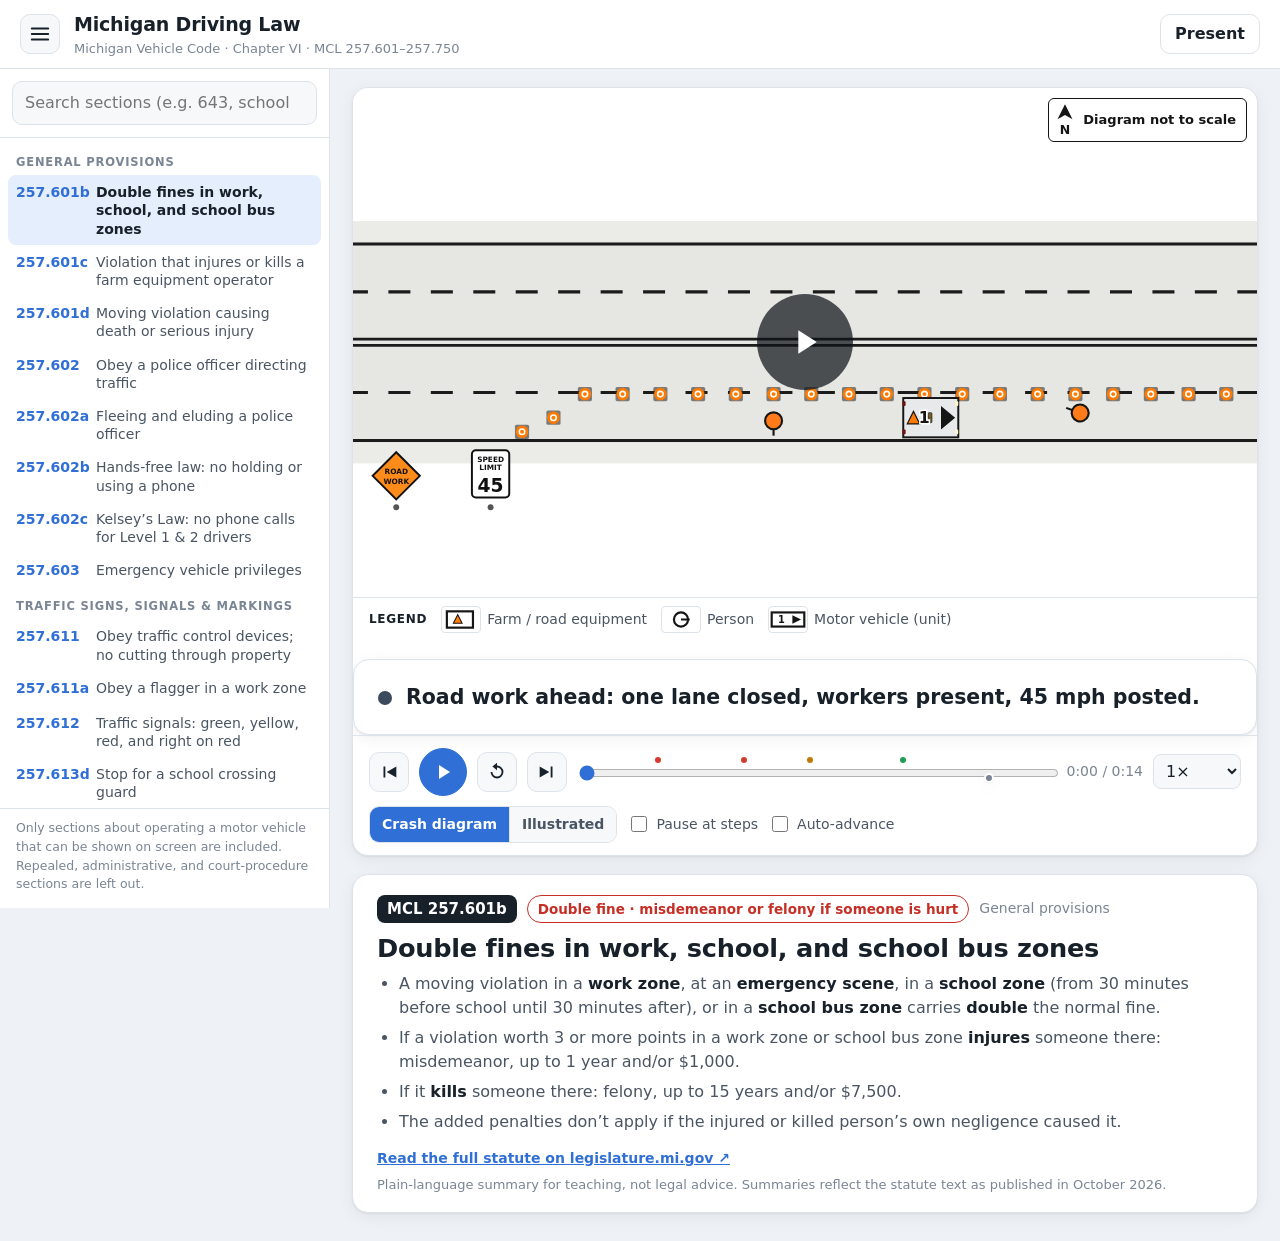
<file: index.html>
<!doctype html>
<html lang="en">
<head>
  <meta charset="utf-8">
  <meta name="viewport" content="width=device-width, initial-scale=1">
  <title>Michigan Driving Law</title>
  <meta name="description" content="Animated walkthrough of the Michigan Vehicle Code, Chapter VI (MCL 257.601 to 257.750), for classroom use.">
  <link rel="stylesheet" href="css/app.css?v=3">
</head>
<body>
  <header class="top">
    <button class="icon-btn nav-toggle" id="navToggle" aria-label="Show section list" aria-expanded="false">
      <svg viewBox="0 0 24 24" width="22" height="22" aria-hidden="true"><path d="M3 6h18M3 12h18M3 18h18" stroke="currentColor" stroke-width="2" stroke-linecap="round"/></svg>
    </button>
    <div class="brand">
      <div class="brand-title">Michigan Driving Law</div>
      <div class="brand-sub">Michigan Vehicle Code · Chapter VI · MCL 257.601–257.750</div>
    </div>
    <div class="top-actions">
      <button class="btn ghost" id="presentBtn" title="Presentation mode (F)">Present</button>
    </div>
  </header>

  <div class="layout">
    <aside class="nav" id="nav" aria-label="Sections">
      <div class="nav-search">
        <input id="search" type="search" placeholder="Search sections (e.g. 643, school bus)" autocomplete="off">
      </div>
      <div class="nav-list" id="navList"></div>
      <p class="nav-foot">Only sections about operating a motor vehicle that can be shown on screen are included. Repealed, administrative, and court-procedure sections are left out.</p>
    </aside>

    <main class="main" id="main">
      <div class="stage-card">
        <div class="stage-wrap">
          <svg id="stage" role="img" aria-label="Animated traffic scene"></svg>
          <div class="diag-badge" id="diagBadge" hidden>
            <svg viewBox="0 0 24 40" width="20" height="34" aria-hidden="true"><polygon points="12,1 21,19 12,14 3,19" fill="#151515"/><text x="12" y="37" text-anchor="middle" font-size="15" font-weight="800" fill="#151515" font-family="system-ui,Segoe UI,Arial">N</text></svg>
            <span>Diagram not to scale</span>
          </div>
          <button class="big-play" id="bigPlay" aria-label="Play">
            <svg viewBox="0 0 24 24" width="40" height="40" aria-hidden="true"><path d="M8 5v14l11-7z" fill="currentColor"/></svg>
          </button>
        </div>
        <div class="legend" id="legend" hidden></div>
        <div class="caption" id="caption" aria-live="polite"><span class="cap-dot"></span><span class="cap-text"></span></div>
        <div class="controls">
          <button class="icon-btn" id="prevSec" title="Previous section (←)" aria-label="Previous section">
            <svg viewBox="0 0 24 24" width="22" height="22" aria-hidden="true"><path d="M6 6h2v12H6zM20 6v12L9.5 12z" fill="currentColor"/></svg>
          </button>
          <button class="icon-btn primary" id="play" title="Play / pause (Space)" aria-label="Play">
            <svg class="i-play" viewBox="0 0 24 24" width="24" height="24" aria-hidden="true"><path d="M8 5v14l11-7z" fill="currentColor"/></svg>
            <svg class="i-pause" viewBox="0 0 24 24" width="24" height="24" aria-hidden="true"><path d="M6 5h4v14H6zM14 5h4v14h-4z" fill="currentColor"/></svg>
          </button>
          <button class="icon-btn" id="restart" title="Restart (R)" aria-label="Restart">
            <svg viewBox="0 0 24 24" width="22" height="22" aria-hidden="true"><path d="M12 5V2L7 6l5 4V7a5 5 0 1 1-5 5H5a7 7 0 1 0 7-7z" fill="currentColor"/></svg>
          </button>
          <button class="icon-btn" id="nextSec" title="Next section (→)" aria-label="Next section">
            <svg viewBox="0 0 24 24" width="22" height="22" aria-hidden="true"><path d="M16 6h2v12h-2zM4 6v12l10.5-6z" fill="currentColor"/></svg>
          </button>
          <div class="scrub">
            <div class="ticks" id="ticks"></div>
            <input id="scrub" type="range" min="0" max="10" step="0.01" value="0" aria-label="Scene time">
          </div>
          <span class="time" id="time">0:00</span>
          <select id="speed" aria-label="Playback speed" title="Playback speed">
            <option value="0.5">0.5×</option>
            <option value="0.75">0.75×</option>
            <option value="1" selected>1×</option>
            <option value="1.5">1.5×</option>
          </select>
          <div class="seg" role="group" aria-label="Drawing style">
            <button type="button" id="viewDiagram" aria-pressed="true" title="Draw road scenes like a UD-10 crash diagram">Crash diagram</button>
            <button type="button" id="viewArt" aria-pressed="false" title="Draw road scenes as color illustrations">Illustrated</button>
          </div>
          <label class="toggle" title="Pause at each new caption so you can discuss it">
            <input type="checkbox" id="stepMode"> <span>Pause at steps</span>
          </label>
          <label class="toggle" title="Go to the next section when this one ends">
            <input type="checkbox" id="autoNext"> <span>Auto-advance</span>
          </label>
        </div>
      </div>

      <section class="info" id="info">
        <div class="info-head">
          <span class="sec-badge" id="secBadge">MCL 257.601</span>
          <span class="chip" id="penalty"></span>
          <span class="div-name" id="divName"></span>
        </div>
        <h1 id="secTitle"></h1>
        <ul class="rules" id="rules"></ul>
        <p class="src">
          <a id="srcLink" href="#" target="_blank" rel="noopener">Read the full statute on legislature.mi.gov ↗</a>
          <span class="disclaimer">Plain-language summary for teaching, not legal advice. Summaries reflect the statute text as published in October 2026.</span>
        </p>
      </section>
    </main>
  </div>

  <script src="js/engine.js?v=3"></script>
  <script src="js/kit.js?v=3"></script>
  <script src="js/scenes/general.js?v=3"></script>
  <script src="js/scenes/signals.js?v=3"></script>
  <script src="js/scenes/accidents.js?v=3"></script>
  <script src="js/scenes/owi.js?v=3"></script>
  <script src="js/scenes/speed.js?v=3"></script>
  <script src="js/scenes/lanes.js?v=3"></script>
  <script src="js/scenes/rightofway.js?v=3"></script>
  <script src="js/scenes/motorcycles.js?v=3"></script>
  <script src="js/scenes/stops.js?v=3"></script>
  <script src="js/scenes/parking.js?v=3"></script>
  <script src="js/scenes/misc.js?v=3"></script>
  <script src="js/scenes/equipment.js?v=3"></script>
  <script src="js/scenes/size.js?v=3"></script>
  <script src="js/app.js?v=3"></script>
</body>
</html>
</file>
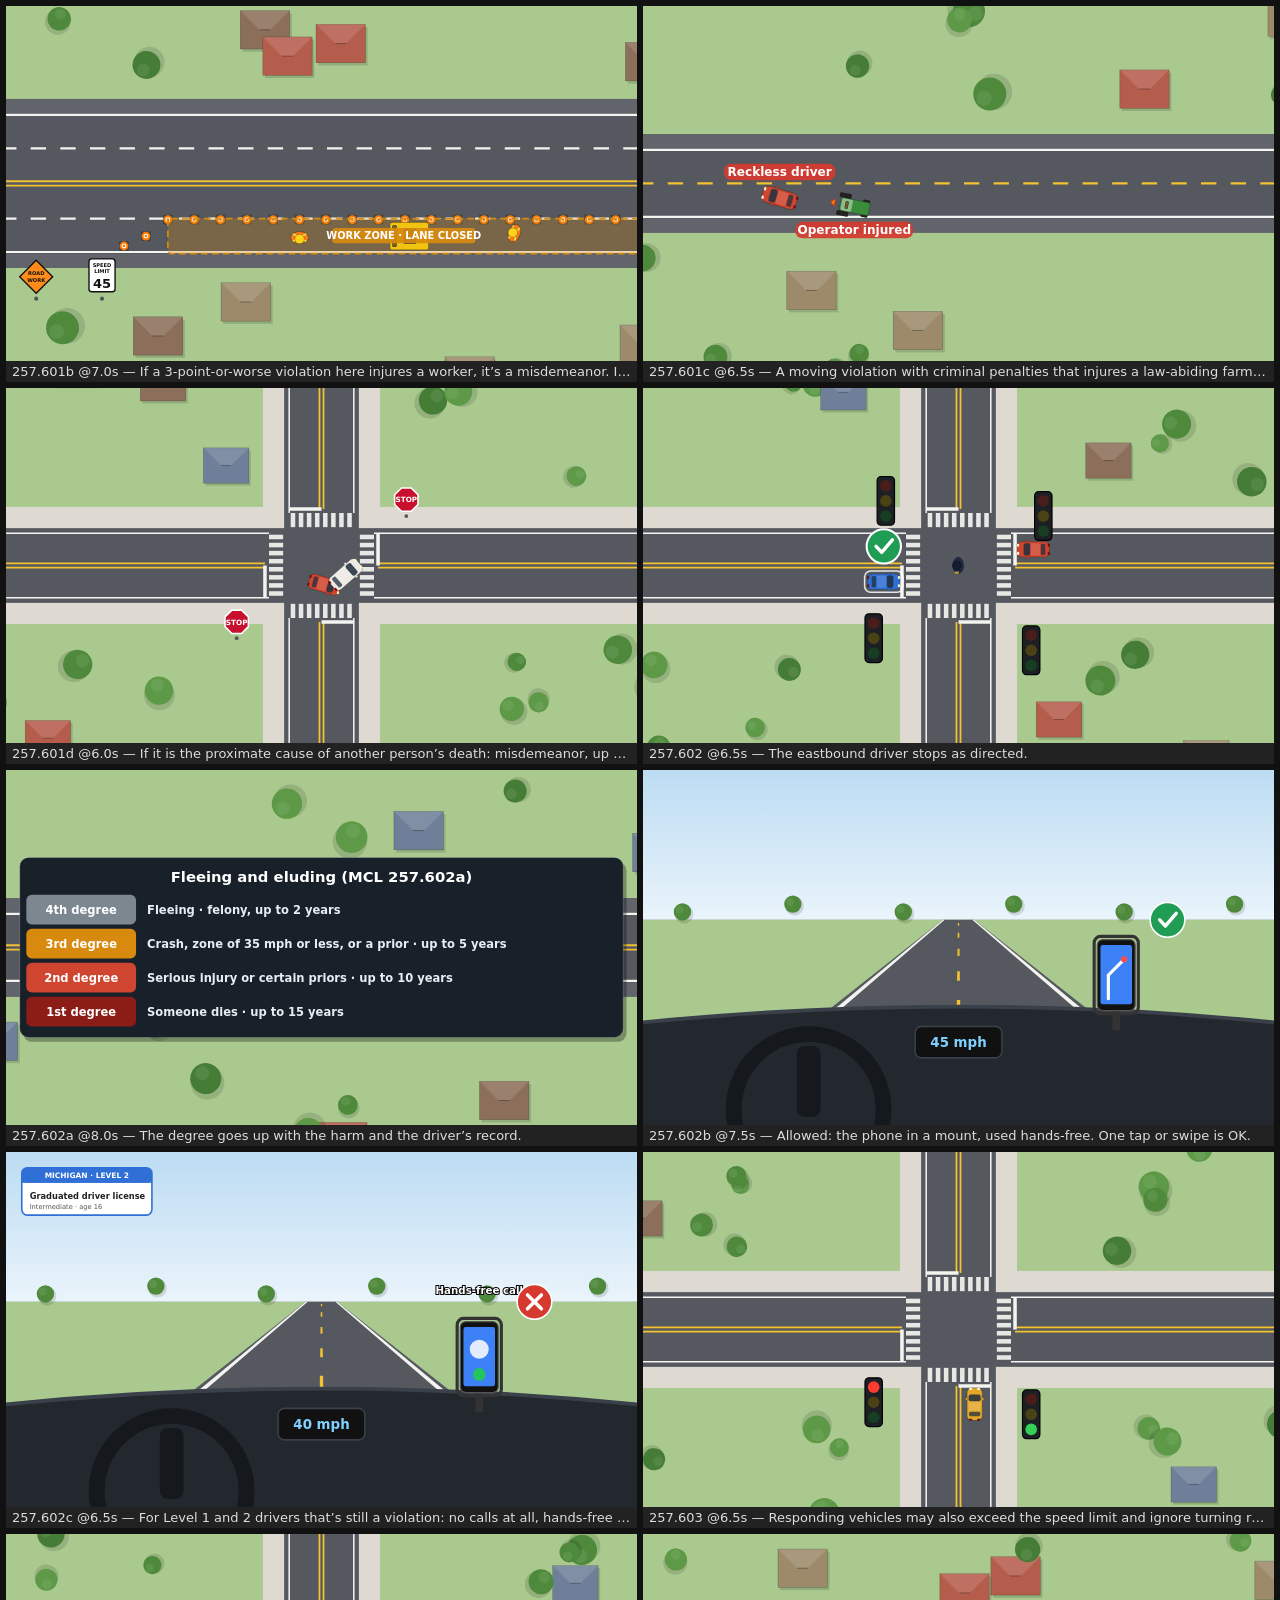
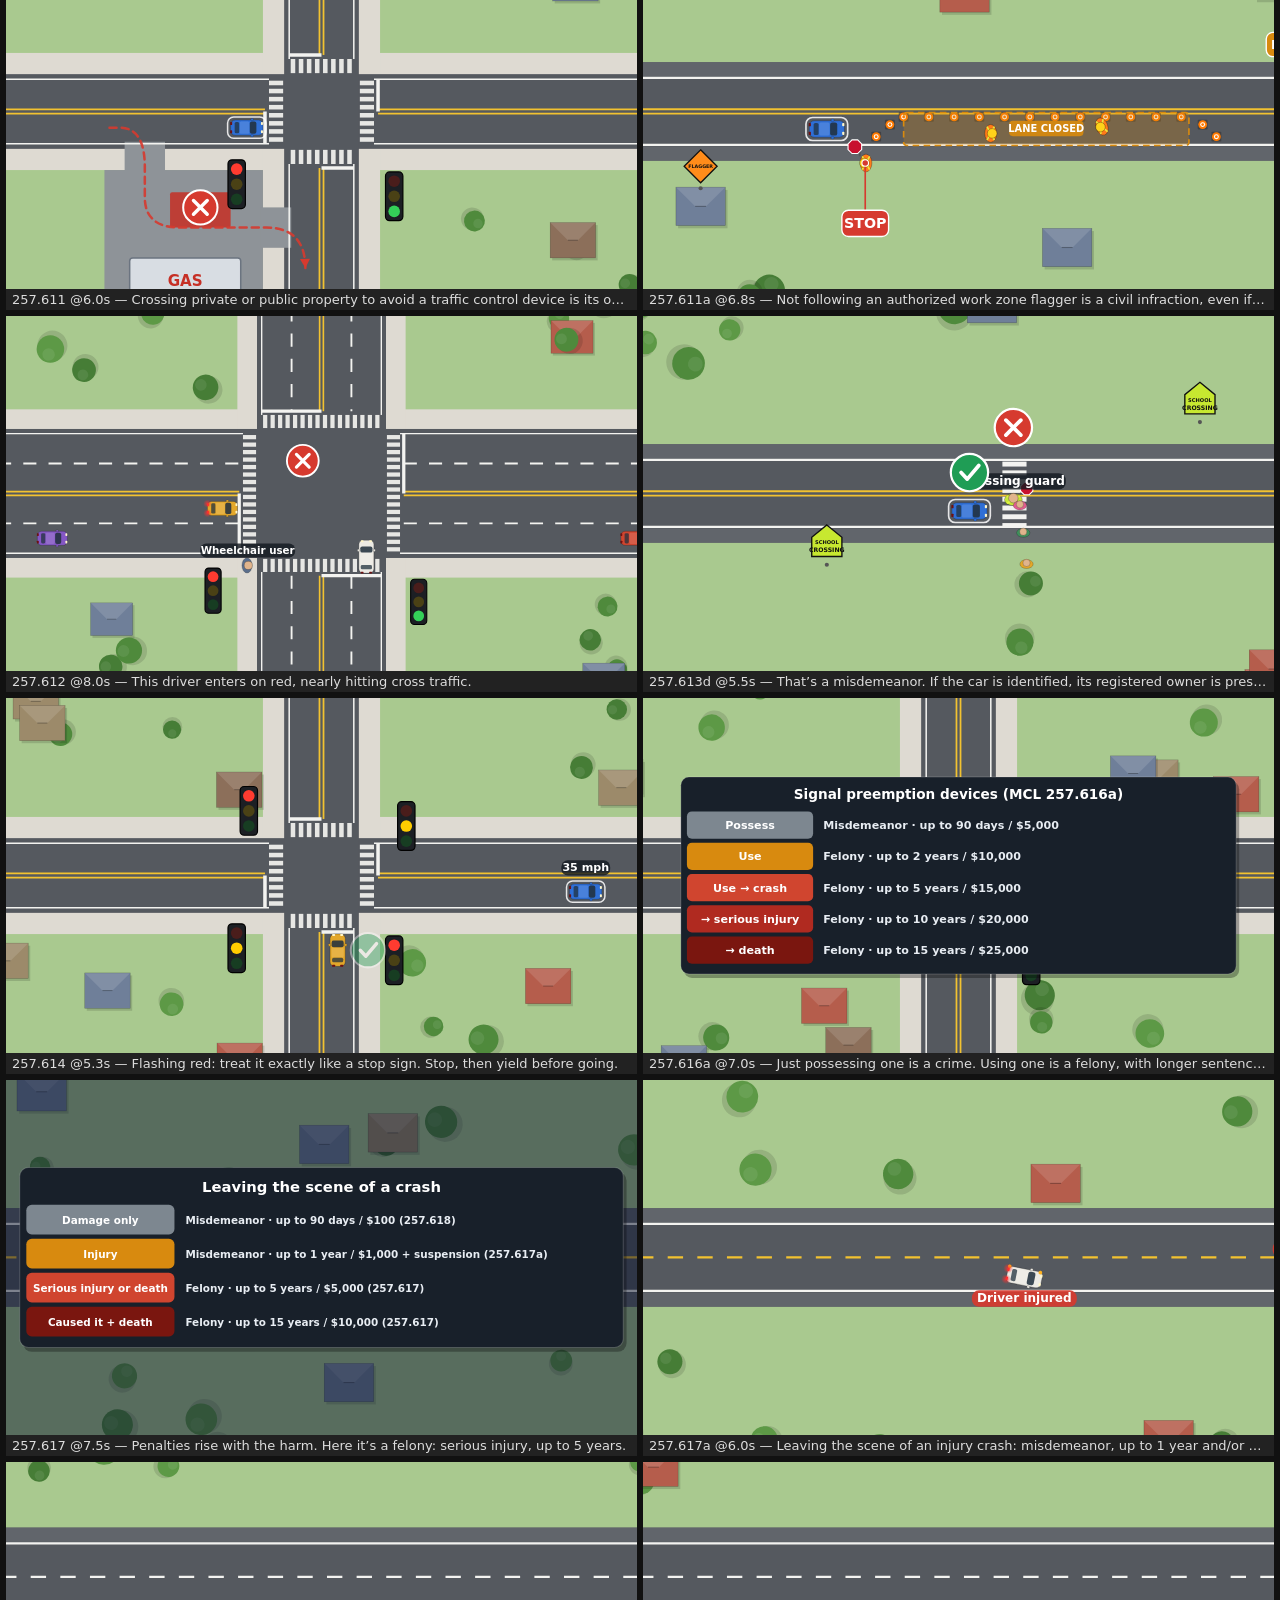
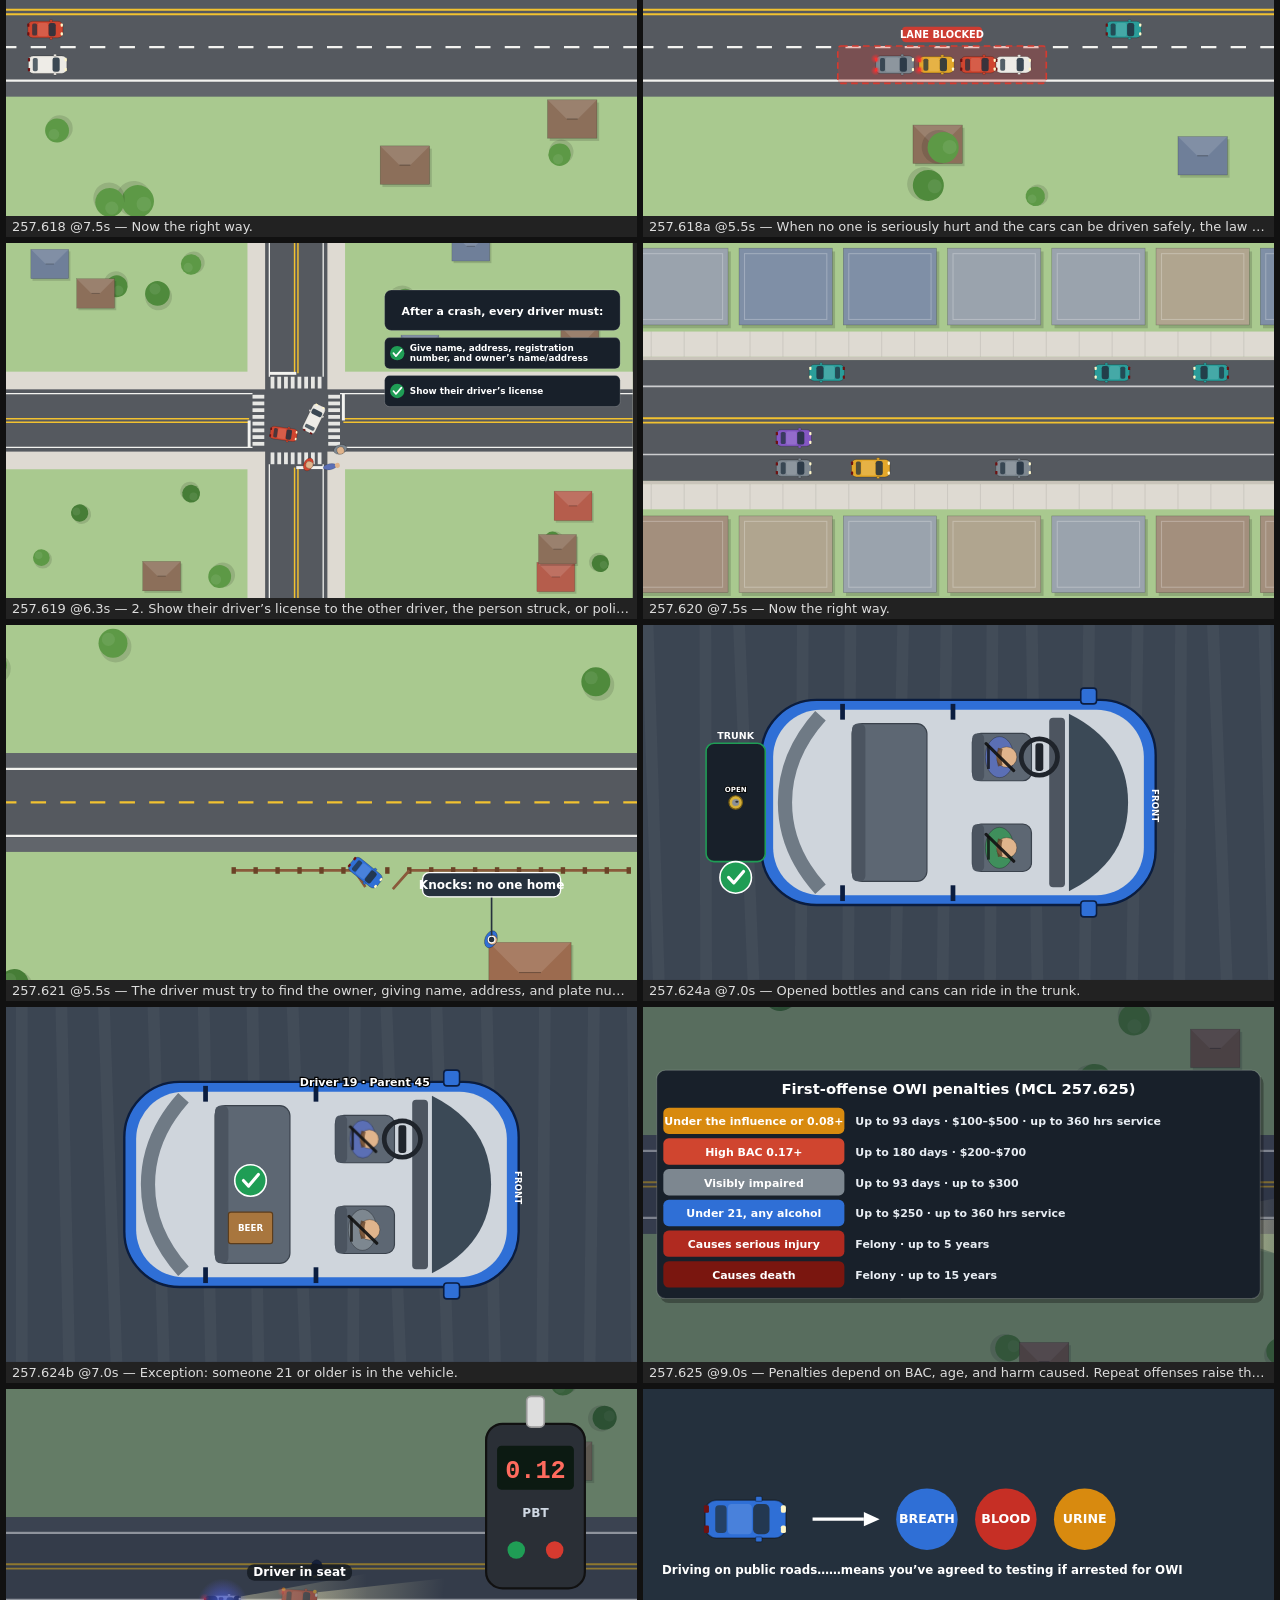
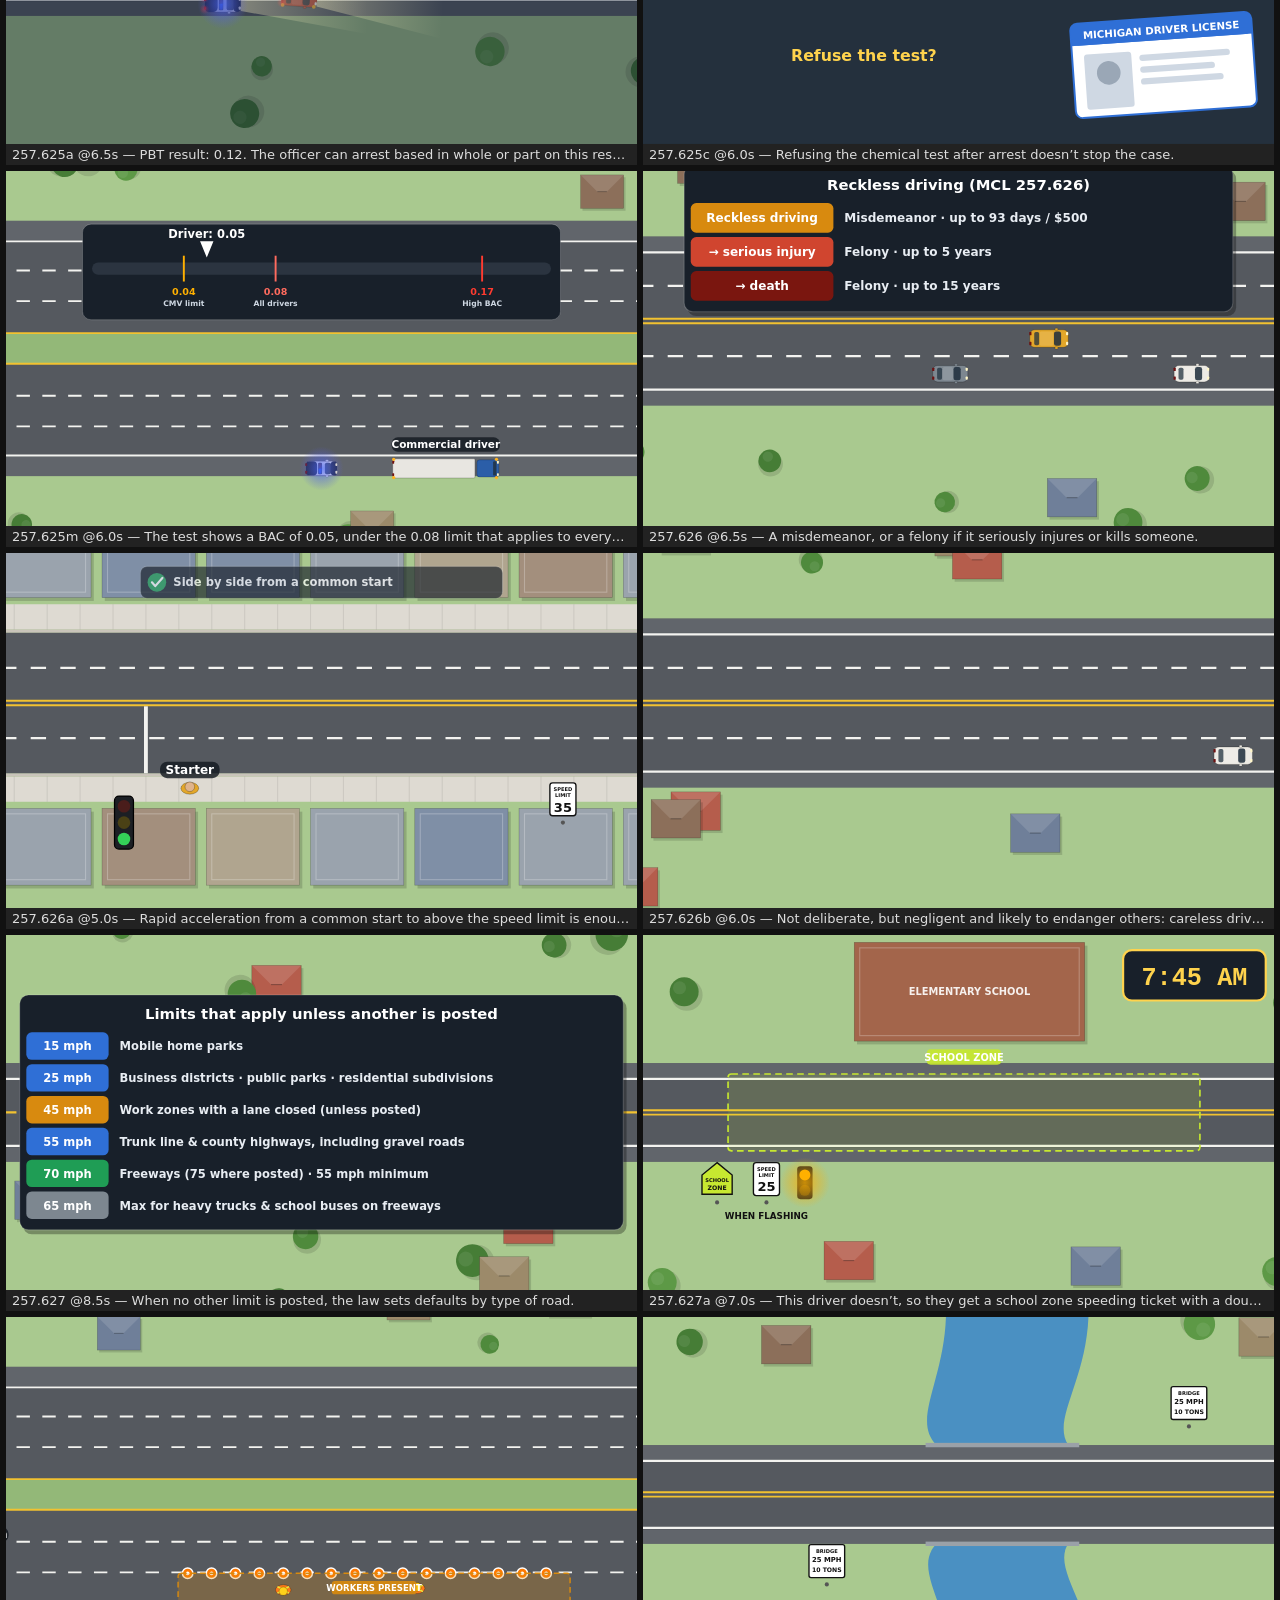
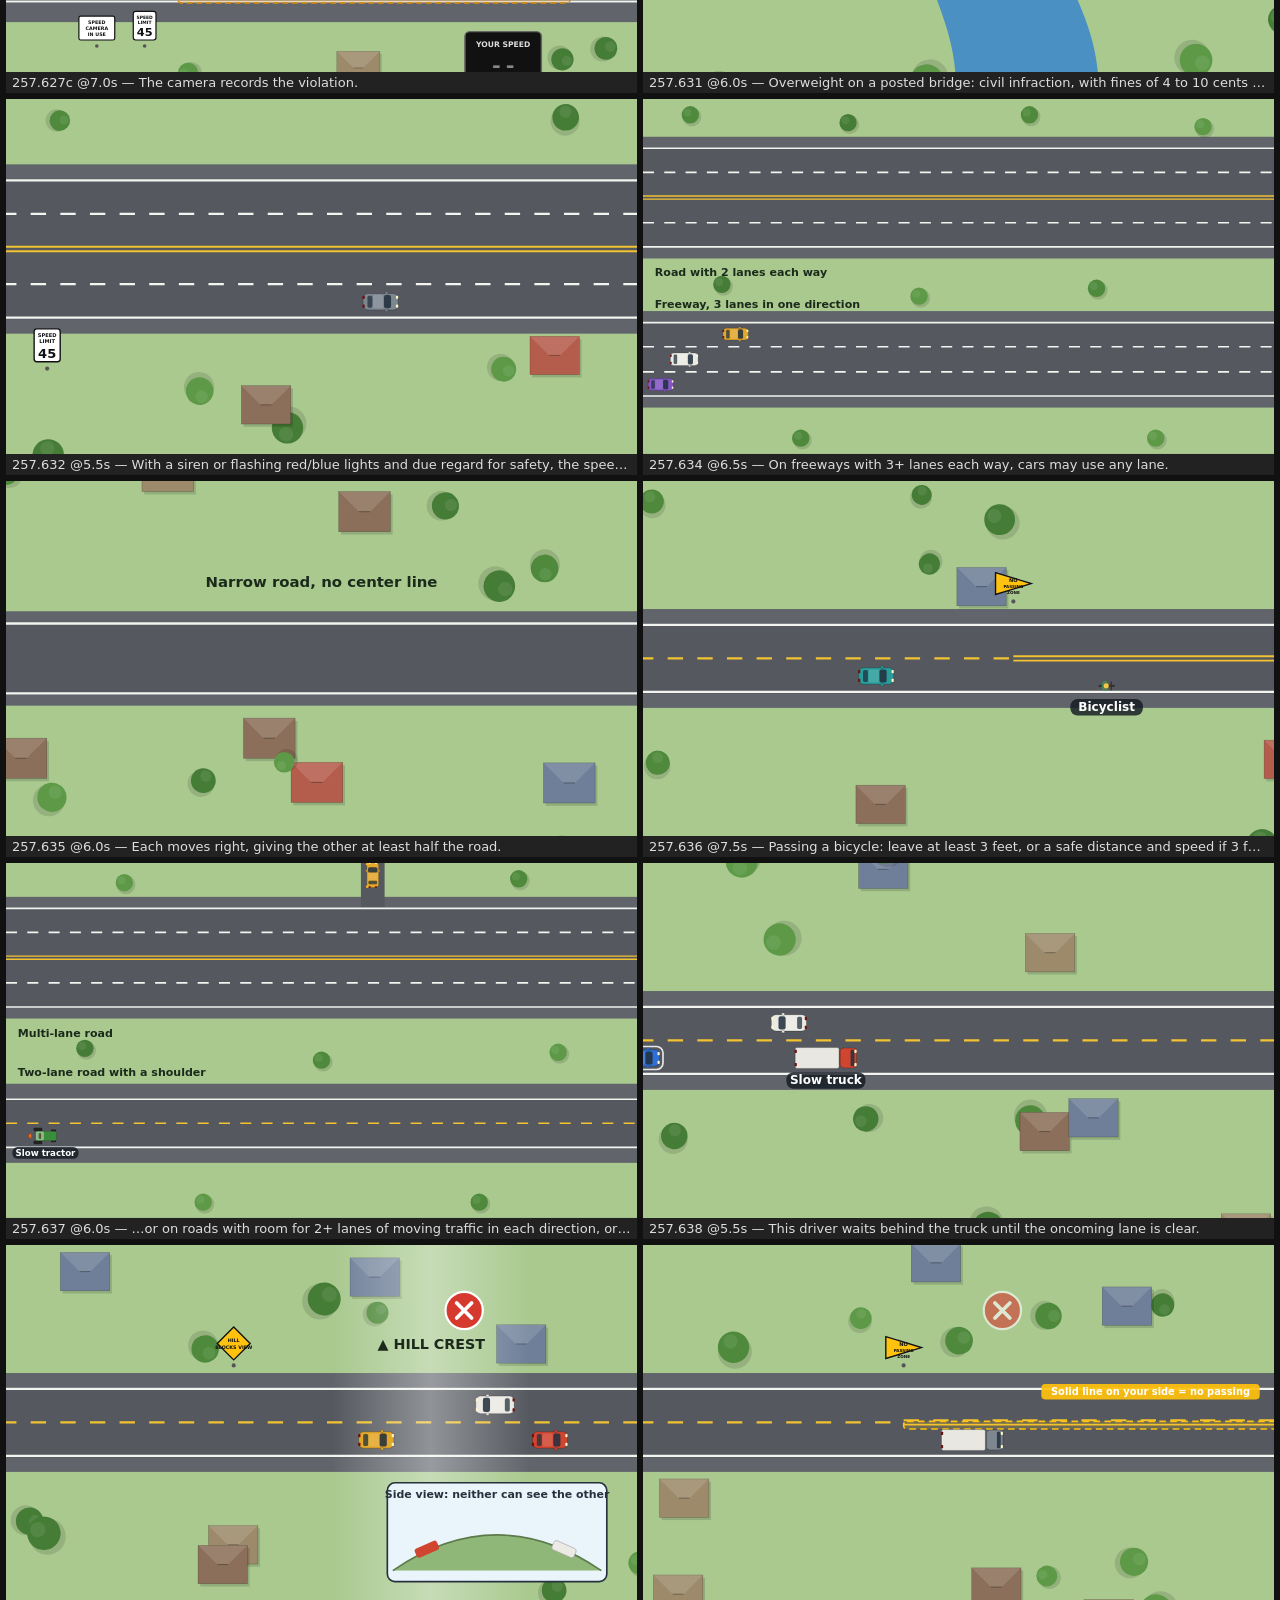
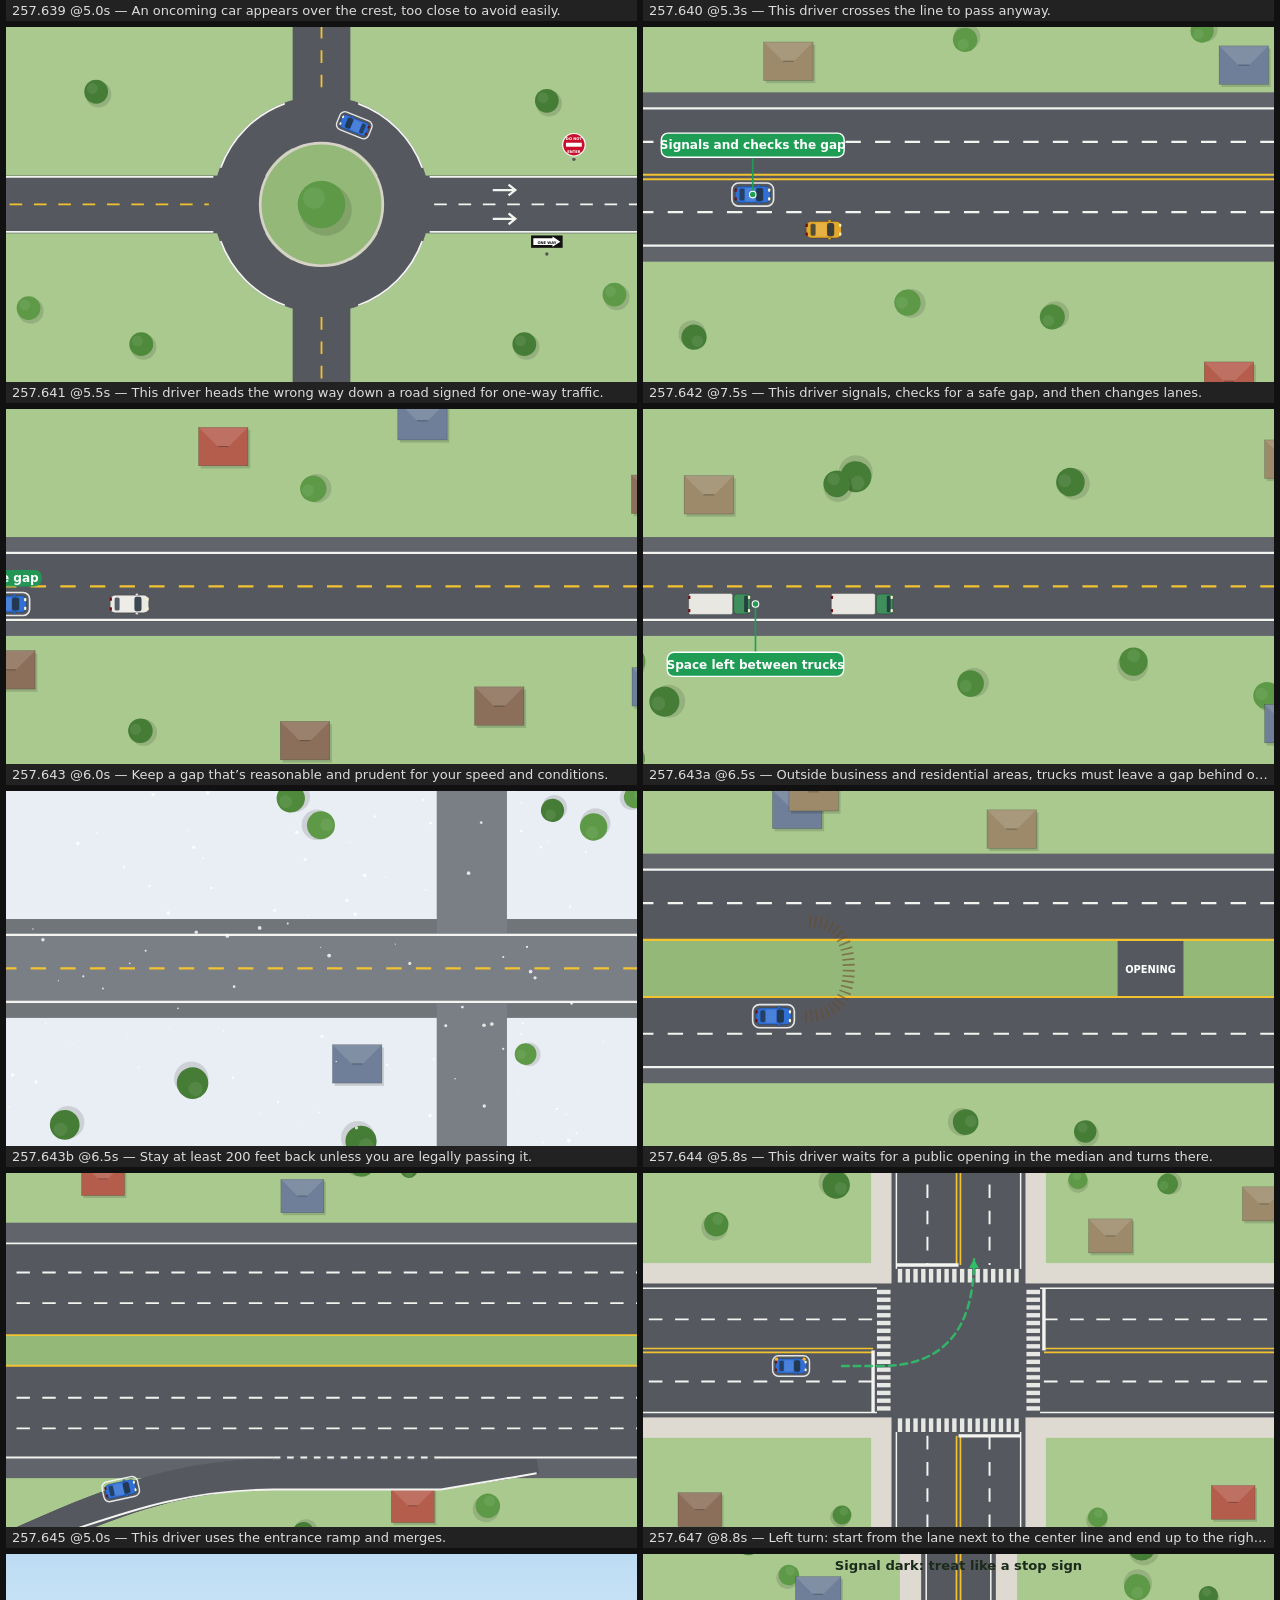
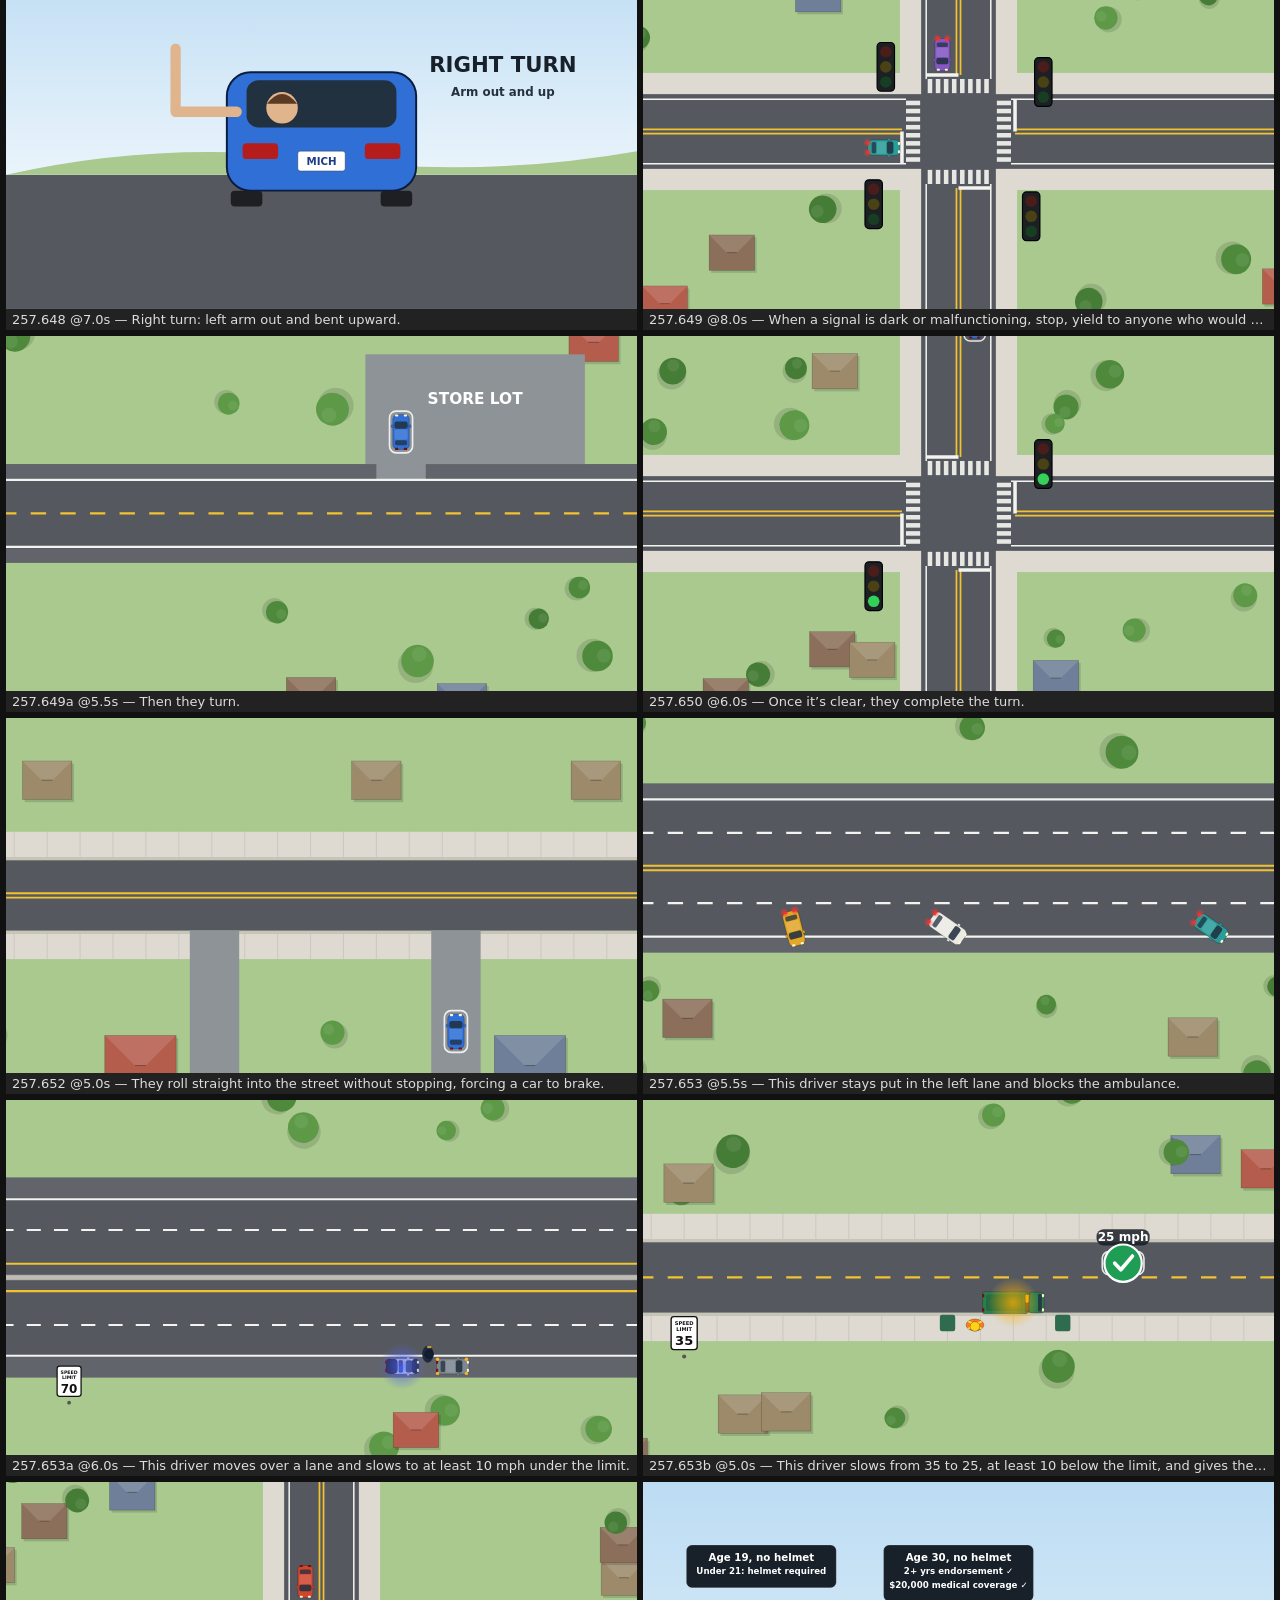
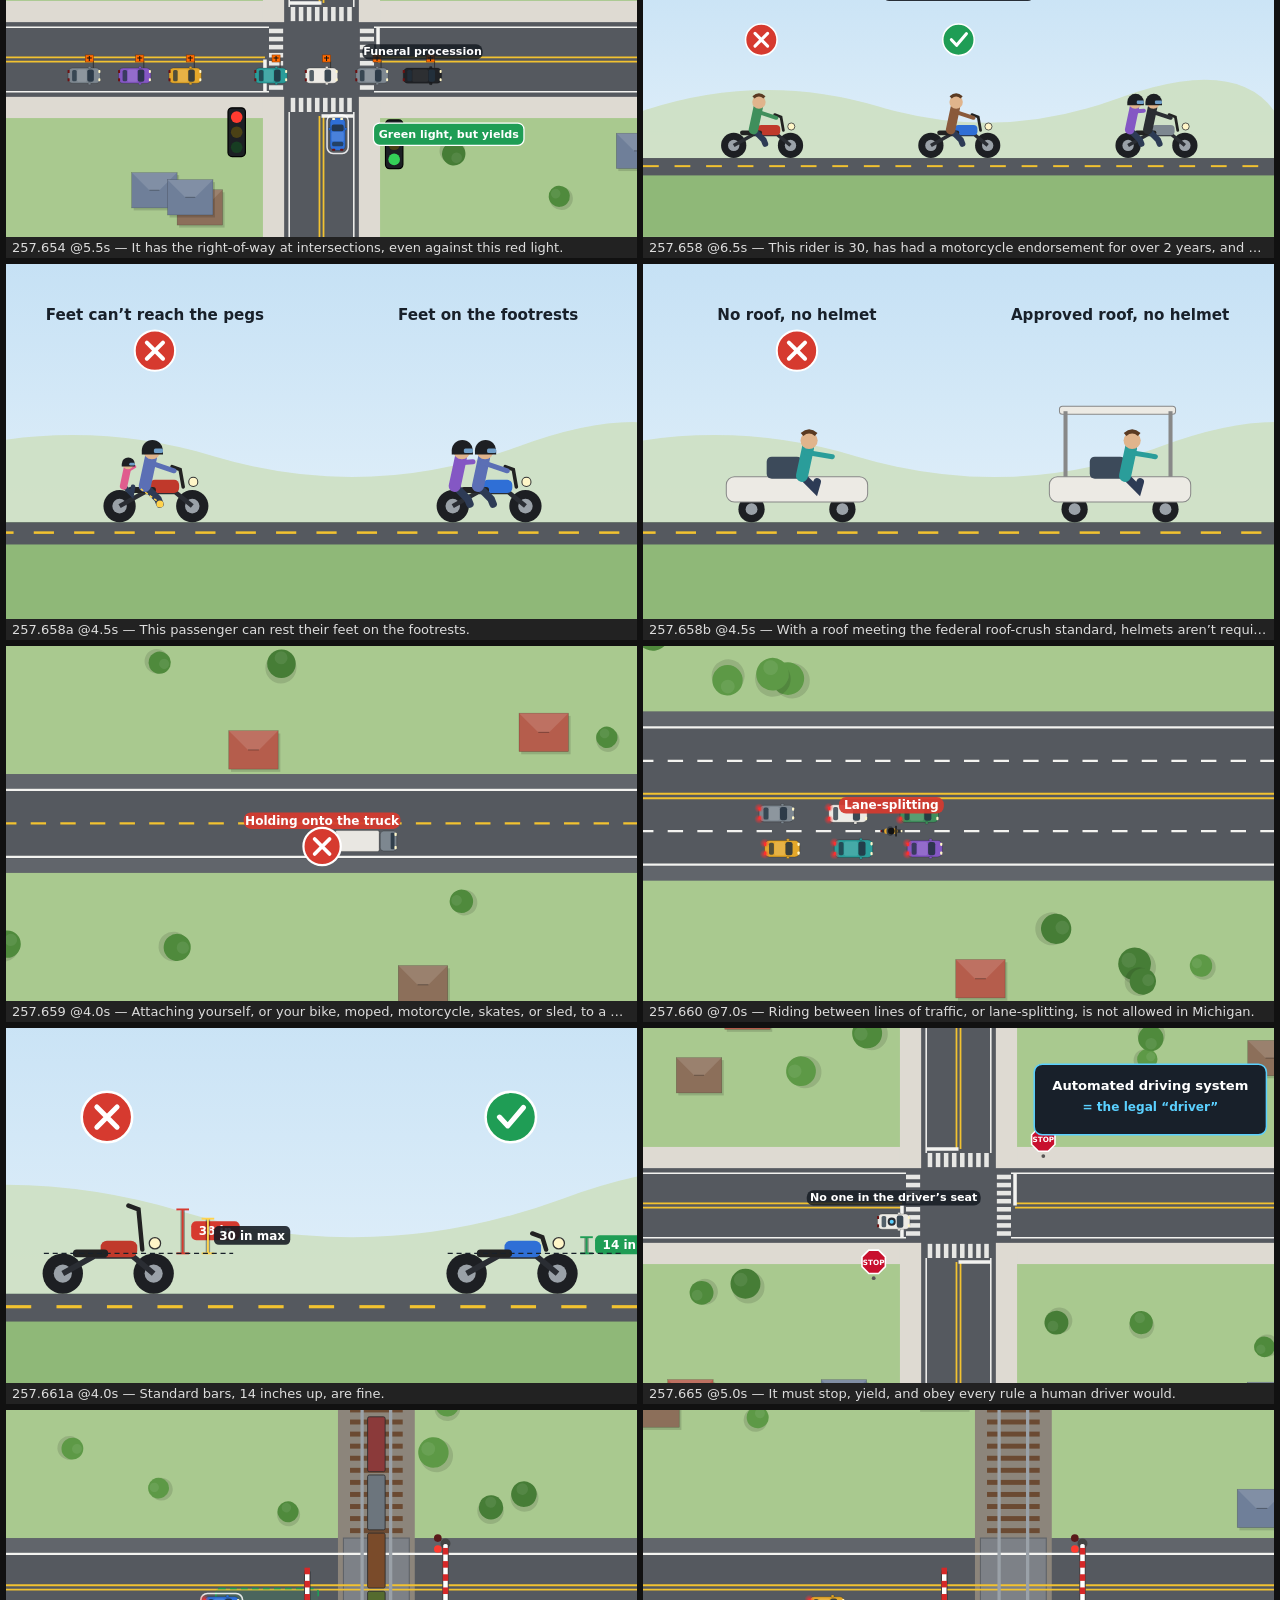
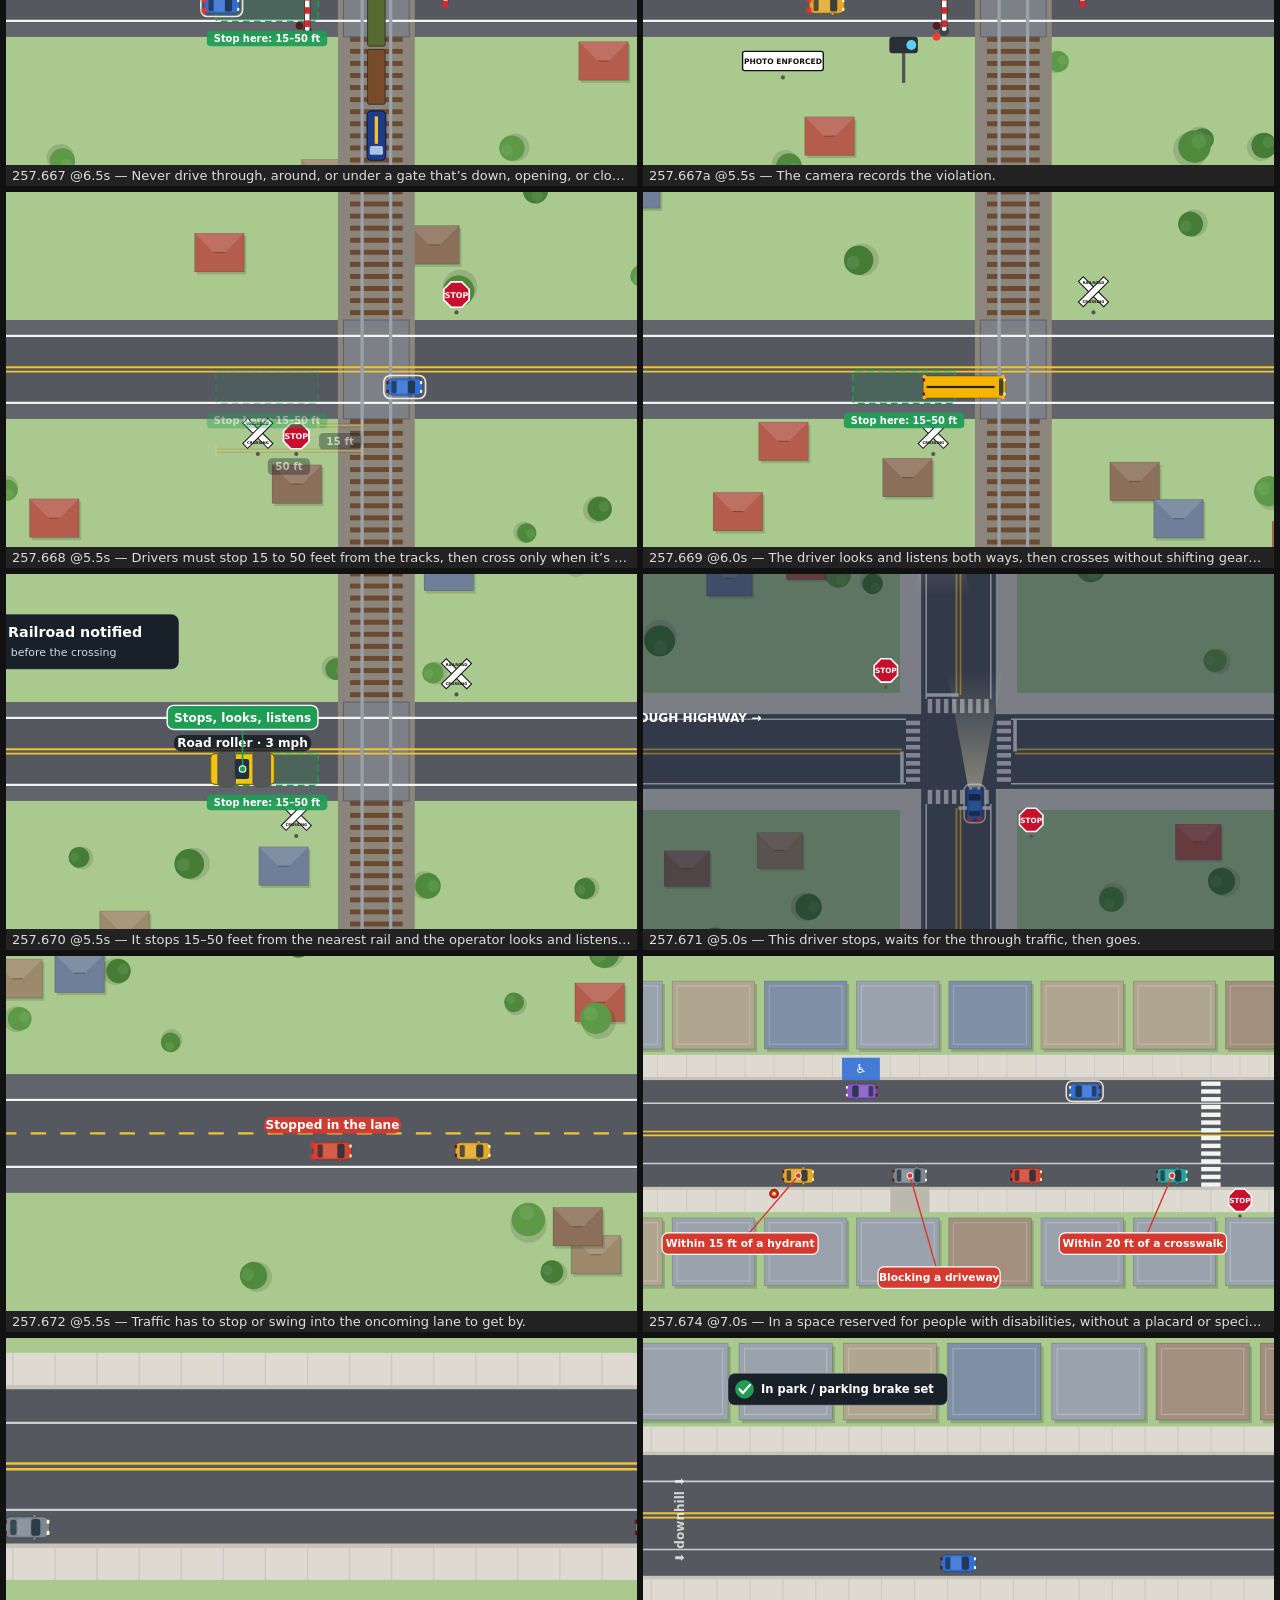
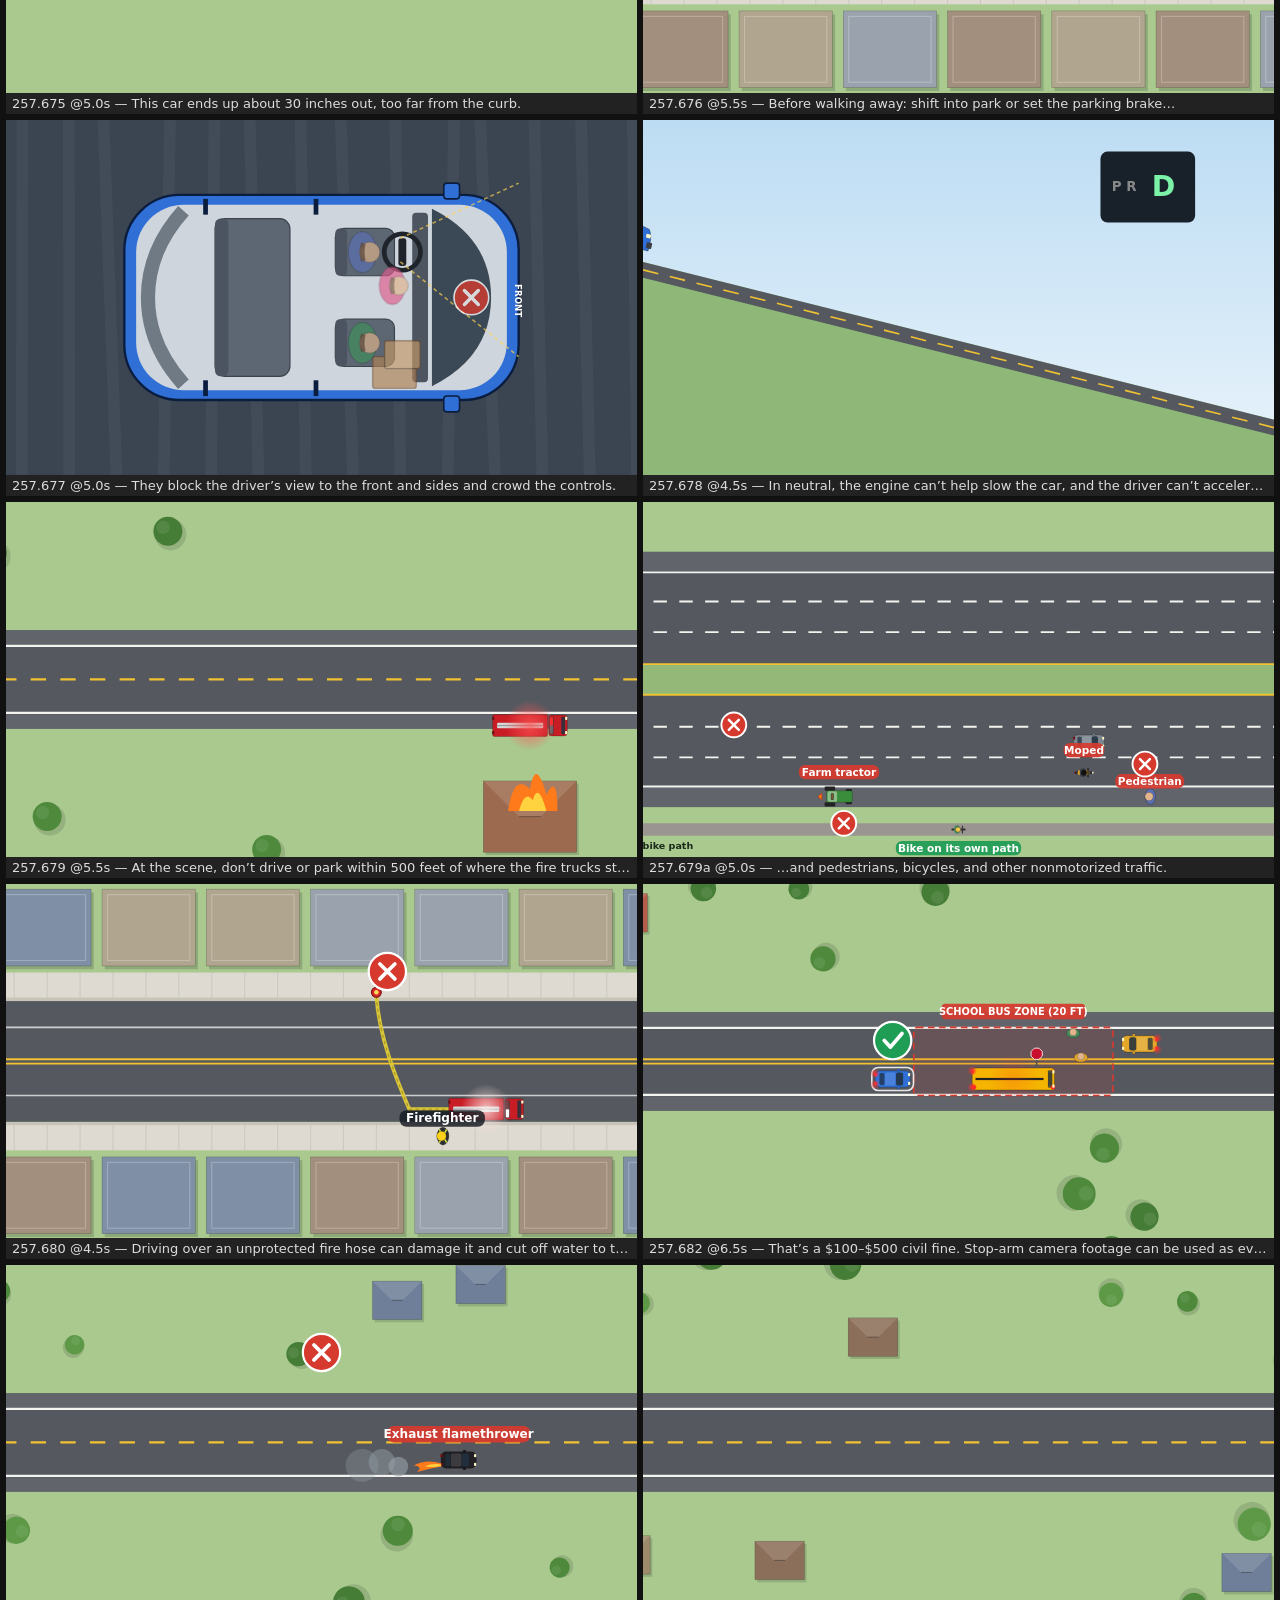
<file: dev/sheet.html>
<!doctype html>
<html lang="en">
<head>
<meta charset="utf-8">
<title>Scene sheet</title>
<style>
  body { margin: 0; background: #111; color: #ddd; font: 13px system-ui, sans-serif; }
  .grid { display: grid; grid-template-columns: repeat(var(--cols, 2), minmax(0, 1fr)); gap: 6px; padding: 6px; }
  figure { margin: 0; background: #222; min-width: 0; }
  figcaption { padding: 3px 6px; white-space: nowrap; overflow: hidden; text-overflow: ellipsis; }
  svg { display: block; width: 100%; aspect-ratio: 16/9; }
</style>
</head>
<body>
<div class="grid" id="g"></div>
<script>
  // Cache-busted loads so edited scene files are always picked up.
  for (const f of ['engine', 'kit', 'scenes/general', 'scenes/signals', 'scenes/accidents', 'scenes/owi', 'scenes/speed', 'scenes/lanes', 'scenes/rightofway', 'scenes/motorcycles', 'scenes/stops', 'scenes/parking', 'scenes/misc', 'scenes/equipment', 'scenes/size'])
    document.write(`<script src="../js/${f}.js?v=${Date.now()}"><\/script>`);
</script>
<script>
  // ?s=601c,602 renders each caption moment of those sections; ?t=0.5 renders every section at that fraction.
  const q = new URLSearchParams(location.search);
  const g = document.getElementById('g');
  g.style.setProperty('--cols', q.get('cols') || 2);
  const want = q.get('s') ? q.get('s').split(',') : null;
  const errors = [];
  for (const d of LAW.list) {
    if (want && !want.includes(d.sec)) continue;
    const probe = document.createElementNS('http://www.w3.org/2000/svg', 'svg');
    let times;
    try {
      const sc = new DL.Scene(probe, d, { mode: q.get('mode') });
      times = want ? (q.get('at') ? q.get('at').split(',').map(Number) : sc.says.map(c => c.t + 0.7)) : [sc.dur * Number(q.get('t') || 0.5)];
    } catch (e) { errors.push(d.sec + ': ' + e.message); continue; }
    for (const t of times) {
      const f = document.createElement('figure');
      const svg = document.createElementNS('http://www.w3.org/2000/svg', 'svg');
      f.appendChild(svg);
      const cap = document.createElement('figcaption');
      f.appendChild(cap);
      g.appendChild(f);
      try {
        const sc = new DL.Scene(svg, d, { mode: q.get('mode') });
        sc.render(t);
        const c = sc.caption(t);
        cap.textContent = `257.${d.sec} @${t.toFixed(1)}s — ${c ? c.text : ''}`;
      } catch (e) { cap.textContent = `257.${d.sec} ERROR ${e.message}`; errors.push(d.sec + ': ' + e.message); }
    }
  }
  window.ERR = errors;
</script>
</body>
</html>
</file>
<file: css/app.css>
:root {
  --bg: #eef1f5;
  --panel: #ffffff;
  --panel-2: #f6f8fa;
  --ink: #18202a;
  --ink-2: #4a5563;
  --ink-3: #7a8594;
  --line: #dde3ea;
  --accent: #2f6fd6;
  --accent-ink: #ffffff;
  --sel: #e5eefc;
  --good: #1f9d55;
  --bad: #d63a2f;
  --warn: #c27a06;
  --info: #3b4a5c;
  --civil: #2f6fd6;
  --misd: #c27a06;
  --felony: #c62f25;
  --shadow: 0 1px 2px rgba(16, 24, 40, .06), 0 4px 16px rgba(16, 24, 40, .06);
  color-scheme: light;
}
@media (prefers-color-scheme: dark) {
  :root:not([data-theme="light"]) {
    --bg: #0f141a;
    --panel: #171d25;
    --panel-2: #1d242e;
    --ink: #e8edf3;
    --ink-2: #b3bdc9;
    --ink-3: #8592a2;
    --line: #2a3340;
    --accent: #5b93f0;
    --accent-ink: #0b1220;
    --sel: #1f2c42;
    --good: #3ec27a;
    --bad: #f0645a;
    --warn: #e7a33a;
    --info: #9fb0c4;
    --civil: #6aa0f5;
    --misd: #e7a33a;
    --felony: #f0645a;
    --shadow: 0 1px 2px rgba(0, 0, 0, .3), 0 6px 20px rgba(0, 0, 0, .25);
    color-scheme: dark;
  }
}
:root[data-theme="dark"] {
  --bg: #0f141a; --panel: #171d25; --panel-2: #1d242e; --ink: #e8edf3; --ink-2: #b3bdc9; --ink-3: #8592a2;
  --line: #2a3340; --accent: #5b93f0; --accent-ink: #0b1220; --sel: #1f2c42; --good: #3ec27a; --bad: #f0645a;
  --warn: #e7a33a; --info: #9fb0c4; --civil: #6aa0f5; --misd: #e7a33a; --felony: #f0645a;
  --shadow: 0 1px 2px rgba(0, 0, 0, .3), 0 6px 20px rgba(0, 0, 0, .25);
  color-scheme: dark;
}

* { box-sizing: border-box; }
html, body { margin: 0; height: 100%; }
body {
  background: var(--bg);
  color: var(--ink);
  font: 16px/1.5 system-ui, -apple-system, "Segoe UI", Roboto, Arial, sans-serif;
  display: flex; flex-direction: column;
}
button, input, select { font: inherit; color: inherit; }

/* Header */
.top {
  display: flex; align-items: center; gap: 14px;
  padding: 10px 20px; background: var(--panel); border-bottom: 1px solid var(--line);
  position: sticky; top: env(safe-area-inset-top, 0px); z-index: 20;
}
.brand-title { font-weight: 800; font-size: 19px; letter-spacing: -.01em; }
.brand-sub { color: var(--ink-3); font-size: 13px; }
.top-actions { margin-left: auto; display: flex; gap: 8px; }
.nav-toggle { display: none; }

.btn {
  border: 1px solid var(--line); background: var(--panel-2); border-radius: 10px;
  padding: 7px 14px; font-weight: 600; cursor: pointer;
}
.btn:hover { border-color: var(--accent); }
.btn.ghost { background: transparent; }

.icon-btn {
  display: inline-grid; place-items: center; width: 40px; height: 40px; border-radius: 10px;
  border: 1px solid var(--line); background: var(--panel-2); cursor: pointer; flex: none;
}
.icon-btn:hover { border-color: var(--accent); }
.icon-btn.primary { background: var(--accent); color: var(--accent-ink); border-color: var(--accent); width: 48px; height: 48px; border-radius: 50%; }
.icon-btn .i-pause { display: none; }
.playing .icon-btn .i-play { display: none; }
.playing .icon-btn .i-pause { display: block; }
:focus-visible { outline: 3px solid var(--accent); outline-offset: 2px; }

/* Layout */
.layout { flex: 1; display: grid; grid-template-columns: 330px minmax(0, 1fr); min-height: 0; }
.nav {
  border-right: 1px solid var(--line); background: var(--panel);
  display: flex; flex-direction: column; min-height: 0; height: calc(100vh - 61px); position: sticky; top: 61px;
}
.nav-search { padding: 12px; border-bottom: 1px solid var(--line); }
.nav-search input {
  width: 100%; padding: 9px 12px; border-radius: 10px; border: 1px solid var(--line); background: var(--panel-2);
}
.nav-list { overflow-y: auto; flex: 1; padding: 6px 8px 16px; }
.nav-group { margin-top: 10px; }
.nav-group h3 {
  font-size: 11.5px; text-transform: uppercase; letter-spacing: .07em; color: var(--ink-3);
  margin: 10px 8px 4px; font-weight: 700;
}
.nav-item {
  display: grid; grid-template-columns: 74px 1fr; gap: 6px; align-items: baseline;
  width: 100%; text-align: left; border: 0; background: transparent; padding: 7px 8px; border-radius: 8px; cursor: pointer;
}
.nav-item:hover { background: var(--panel-2); }
.nav-item.active { background: var(--sel); }
.nav-item .n { font-variant-numeric: tabular-nums; font-weight: 700; color: var(--accent); font-size: 14px; }
.nav-item .t { font-size: 14px; color: var(--ink-2); line-height: 1.3; }
.nav-item.active .t { color: var(--ink); font-weight: 600; }
.nav-foot { font-size: 12.5px; color: var(--ink-3); padding: 10px 16px 14px; margin: 0; border-top: 1px solid var(--line); }

.main { padding: 18px 22px 28px; min-width: 0; max-width: 1500px; width: 100%; margin: 0 auto; }

/* Stage */
.stage-card { background: var(--panel); border: 1px solid var(--line); border-radius: 16px; box-shadow: var(--shadow); overflow: hidden; }
.stage-wrap { position: relative; background: #20262e; }
#stage { display: block; width: 100%; aspect-ratio: 16 / 9; height: auto; }
.big-play {
  position: absolute; inset: 0; margin: auto; width: 96px; height: 96px; border-radius: 50%;
  border: 0; background: rgba(15, 20, 26, .72); color: #fff; cursor: pointer; display: grid; place-items: center;
  transition: opacity .2s, transform .2s;
}
.big-play:hover { transform: scale(1.05); }
.playing .big-play, .started .big-play { opacity: 0; pointer-events: none; }

/* Crash-diagram furniture: north arrow + "not to scale" label on the stage, symbol legend under it. */
.diag-badge {
  position: absolute; top: 10px; right: 10px; display: flex; align-items: center; gap: 8px;
  background: rgba(255, 255, 255, .92); color: #151515; border: 1.5px solid #151515; border-radius: 6px;
  padding: 4px 10px 4px 6px; font-size: 13px; font-weight: 700; pointer-events: none;
}
.legend {
  display: flex; flex-wrap: wrap; align-items: center; gap: 6px 14px;
  padding: 8px 16px; border-top: 1px solid var(--line); font-size: 14px; color: var(--ink-2);
}
.legend .lg-title { font-weight: 800; color: var(--ink); text-transform: uppercase; letter-spacing: .06em; font-size: 12px; }
.legend .lg-item { display: inline-flex; align-items: center; gap: 6px; }
.legend svg { background: #fff; border-radius: 4px; border: 1px solid var(--line); flex: none; }
.seg { display: inline-flex; border: 1px solid var(--line); border-radius: 10px; overflow: hidden; }
.seg button { border: 0; background: var(--panel-2); padding: 7px 12px; font-size: 14px; font-weight: 600; color: var(--ink-2); cursor: pointer; }
.seg button + button { border-left: 1px solid var(--line); }
.seg button[aria-pressed="true"] { background: var(--accent); color: var(--accent-ink); }

.caption {
  display: flex; align-items: center; gap: 14px; min-height: 76px;
  padding: 14px 22px; border-top: 1px solid var(--line); background: var(--panel-2);
  font-size: clamp(18px, 1.6vw, 24px); font-weight: 650; line-height: 1.3;
}
.cap-dot { width: 14px; height: 14px; border-radius: 50%; background: var(--info); flex: none; }
.caption.good .cap-dot { background: var(--good); }
.caption.bad .cap-dot { background: var(--bad); }
.caption.warn .cap-dot { background: var(--warn); }
.caption.good .cap-text::before { content: "✓ "; color: var(--good); }
.caption.bad .cap-text::before { content: "✕ "; color: var(--bad); }

.controls {
  display: flex; align-items: center; gap: 10px; flex-wrap: wrap;
  padding: 12px 16px; border-top: 1px solid var(--line);
}
.scrub { position: relative; flex: 1 1 240px; min-width: 160px; padding-top: 8px; }
.scrub input { width: 100%; accent-color: var(--accent); }
.ticks { position: absolute; left: 8px; right: 8px; top: 0; height: 8px; }
.ticks button {
  position: absolute; top: 0; width: 10px; height: 10px; margin-left: -5px; border-radius: 50%;
  border: 2px solid var(--panel); background: var(--ink-3); padding: 0; cursor: pointer;
}
.ticks button.good { background: var(--good); }
.ticks button.bad { background: var(--bad); }
.ticks button.warn { background: var(--warn); }
.time { font-variant-numeric: tabular-nums; color: var(--ink-3); font-size: 14px; min-width: 76px; }
select { border: 1px solid var(--line); background: var(--panel-2); border-radius: 8px; padding: 6px 8px; }
.toggle { display: inline-flex; align-items: center; gap: 6px; font-size: 14px; color: var(--ink-2); cursor: pointer; user-select: none; }
.toggle input { accent-color: var(--accent); width: 16px; height: 16px; }

/* Info */
.info {
  margin-top: 18px; background: var(--panel); border: 1px solid var(--line); border-radius: 16px;
  padding: 20px 24px 18px; box-shadow: var(--shadow);
}
.info-head { display: flex; align-items: center; gap: 10px; flex-wrap: wrap; }
.sec-badge {
  font-weight: 800; font-variant-numeric: tabular-nums; background: var(--ink); color: var(--panel);
  padding: 3px 10px; border-radius: 8px; font-size: 15px;
}
.chip { padding: 3px 10px; border-radius: 999px; font-size: 13.5px; font-weight: 700; border: 1.5px solid currentColor; }
.chip.civil { color: var(--civil); }
.chip.misd { color: var(--misd); }
.chip.felony { color: var(--felony); }
.chip.mixed { color: var(--felony); }
.chip.none { color: var(--ink-3); }
.div-name { color: var(--ink-3); font-size: 14px; }
.info h1 { font-size: clamp(22px, 2vw, 30px); line-height: 1.2; margin: 10px 0 8px; letter-spacing: -.01em; }
.rules { margin: 0; padding-left: 22px; font-size: clamp(16px, 1.25vw, 19px); color: var(--ink-2); }
.rules li { margin: 6px 0; }
.rules li strong { color: var(--ink); }
.src { margin: 14px 0 0; display: flex; flex-wrap: wrap; gap: 6px 16px; align-items: baseline; font-size: 14px; }
.src a { color: var(--accent); font-weight: 600; }
.disclaimer { color: var(--ink-3); font-size: 13px; }

/* Presentation mode: stage fills the screen, nav hidden. */
body.present .nav, body.present .top { display: none; }
body.present .layout { grid-template-columns: 1fr; }
body.present .main { max-width: none; padding: 10px 14px; }
body.present .stage-card { border-radius: 10px; }
body.present #stage { max-height: calc(100vh - 230px); }
body.present .info { margin-top: 10px; padding: 12px 20px; }
body.present .info h1 { margin: 6px 0 4px; }

@media (max-width: 960px) {
  .layout { grid-template-columns: 1fr; }
  .nav-toggle { display: inline-grid; }
  .nav {
    position: fixed; top: 61px; left: 0; bottom: 0; width: min(88vw, 360px); height: auto; z-index: 30;
    transform: translateX(-100%); transition: transform .2s; box-shadow: var(--shadow);
  }
  body.nav-open .nav { transform: none; }
  .main { padding: 12px 16px 24px; }
  .brand-sub { display: none; }
  .controls { gap: 8px; }
  .toggle span { font-size: 13px; }
}
@media (max-width: 560px) {
  .time { display: none; }
  .big-play { width: 64px; height: 64px; }
  .caption { padding: 12px 16px; min-height: 64px; }
  .info { padding: 16px; }
}
</file>
